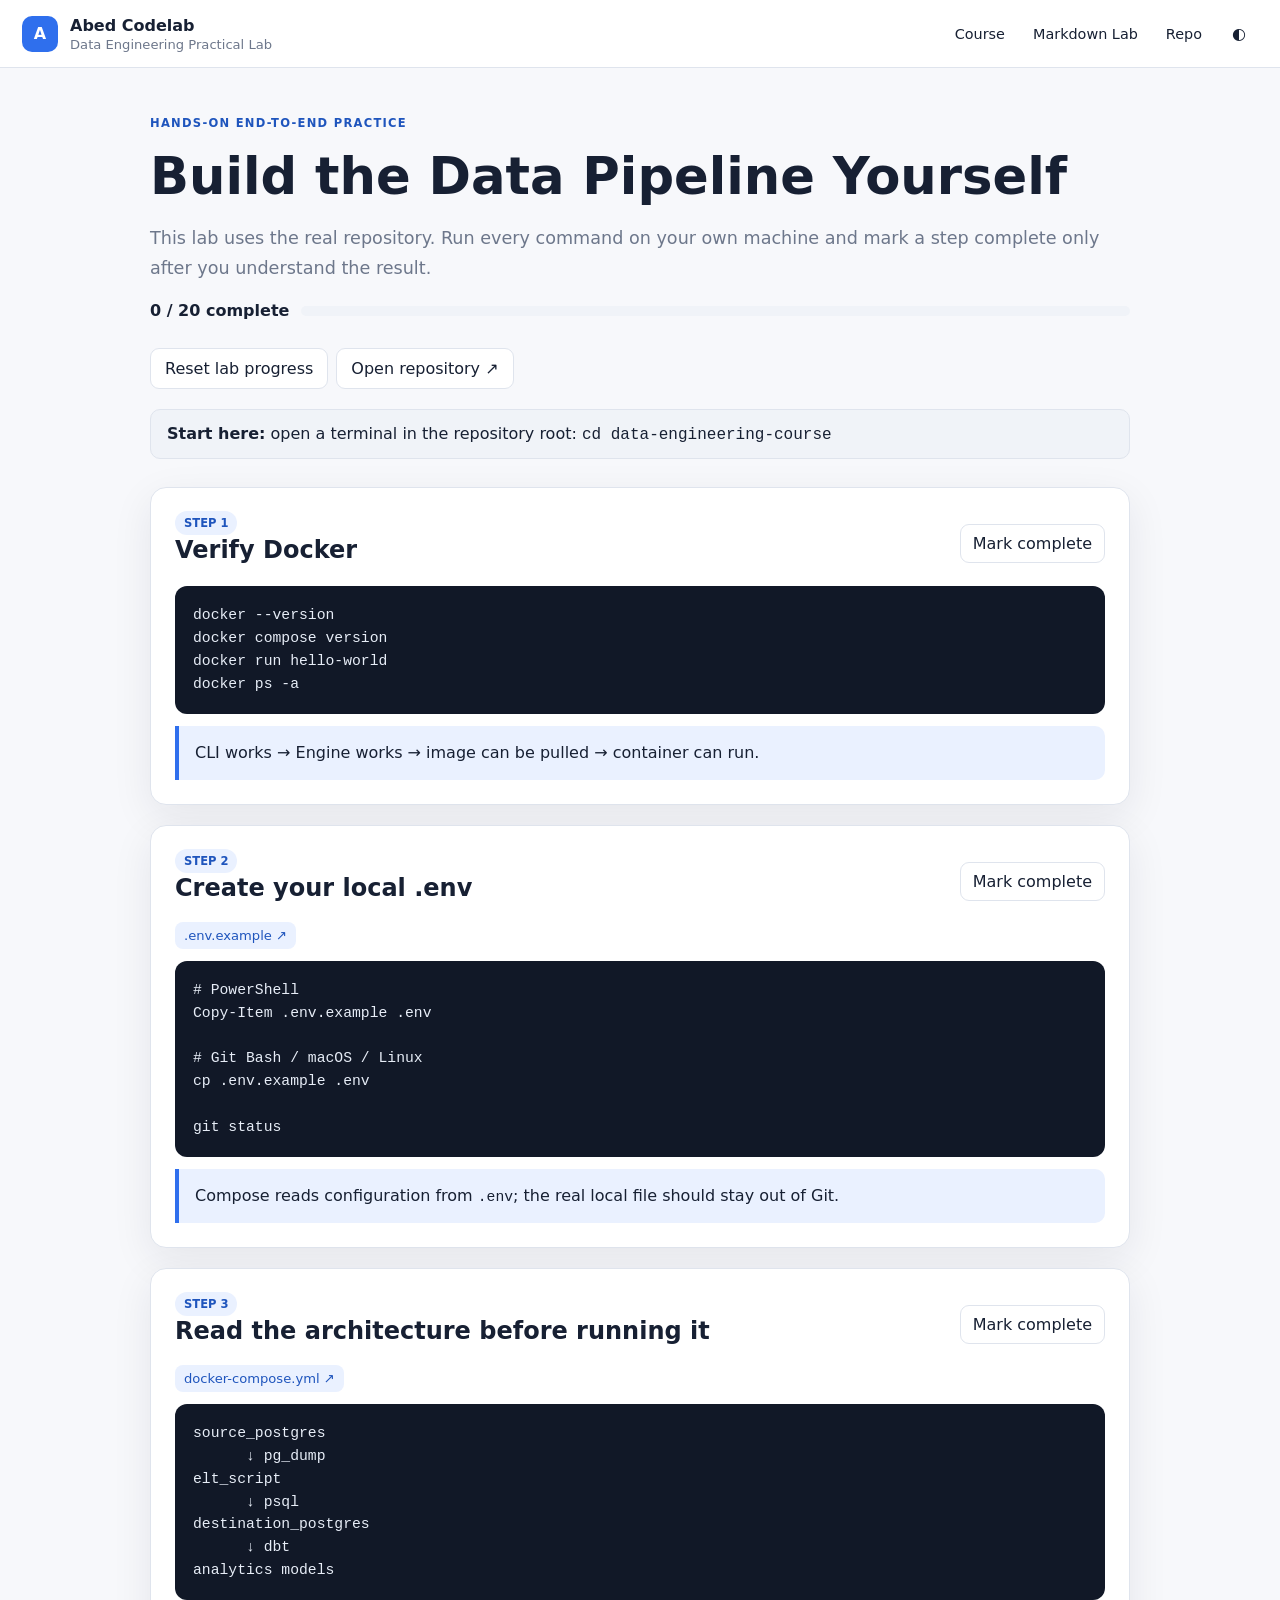
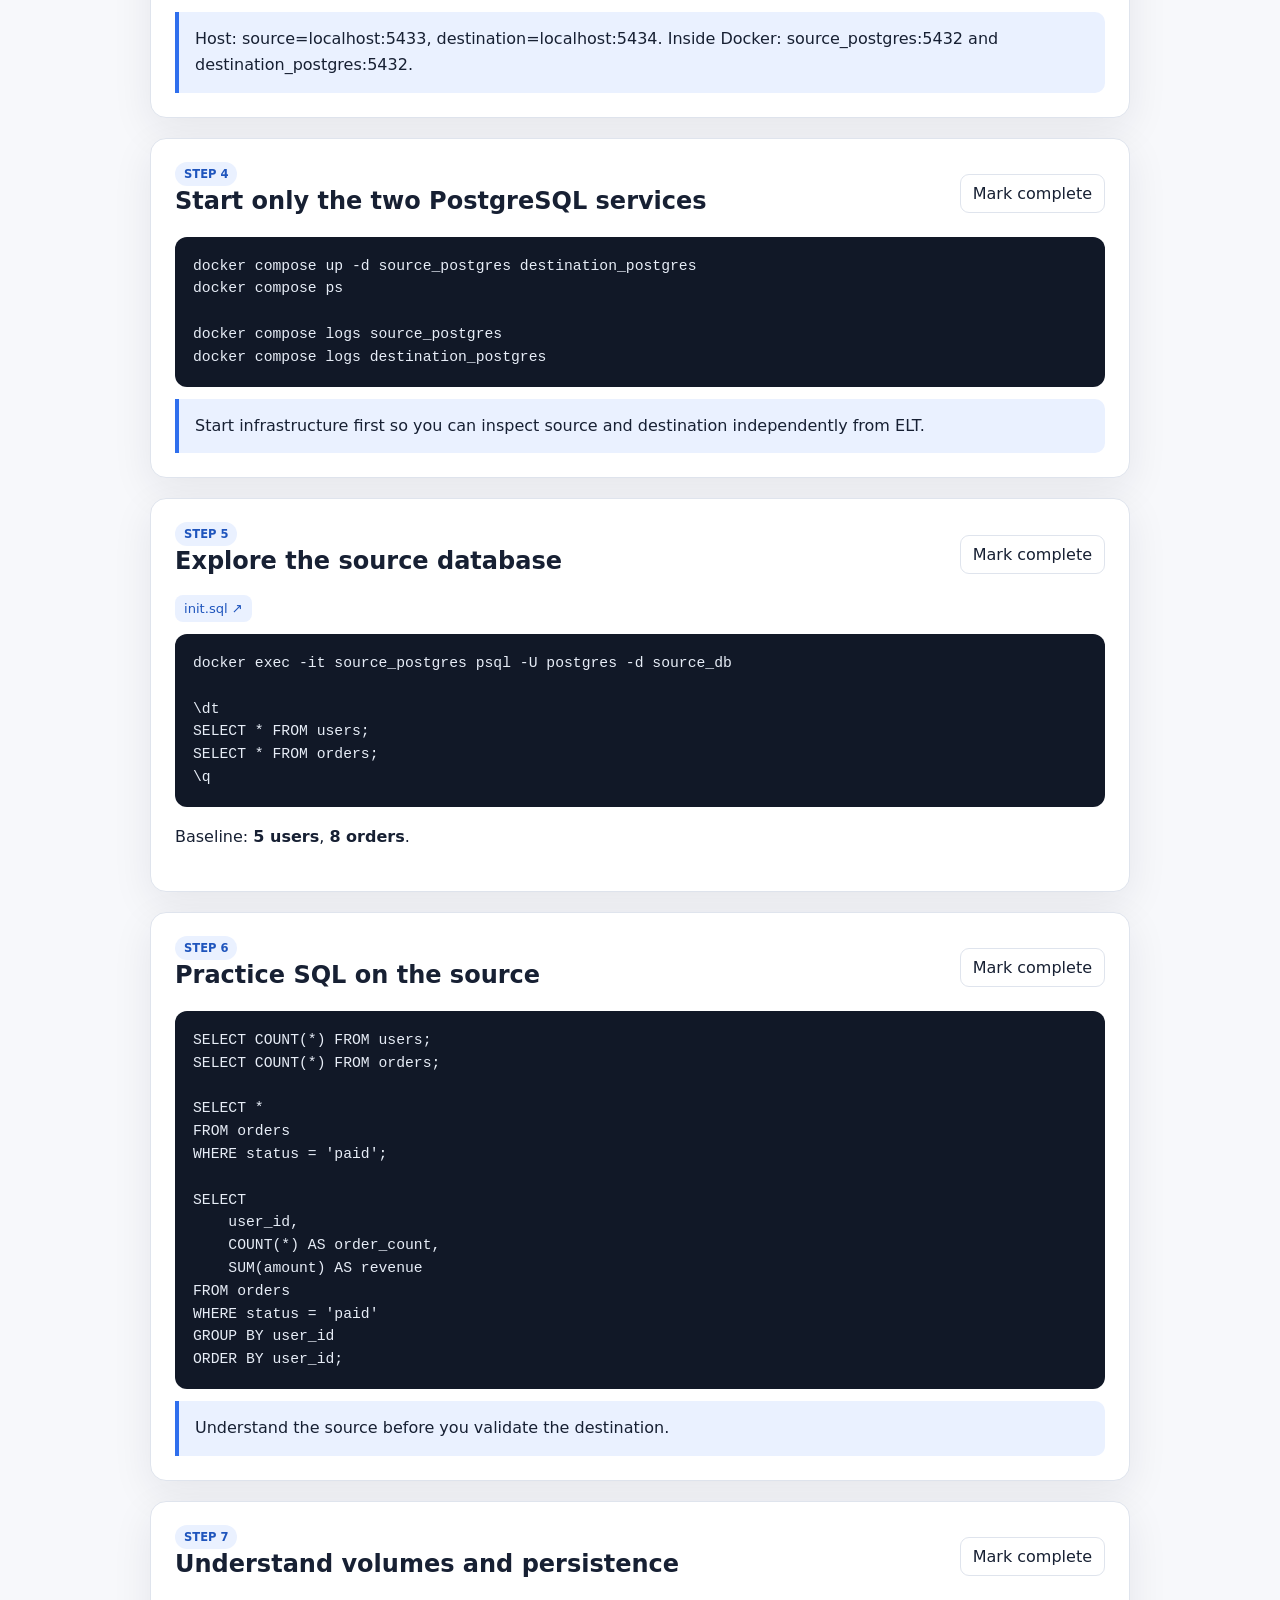
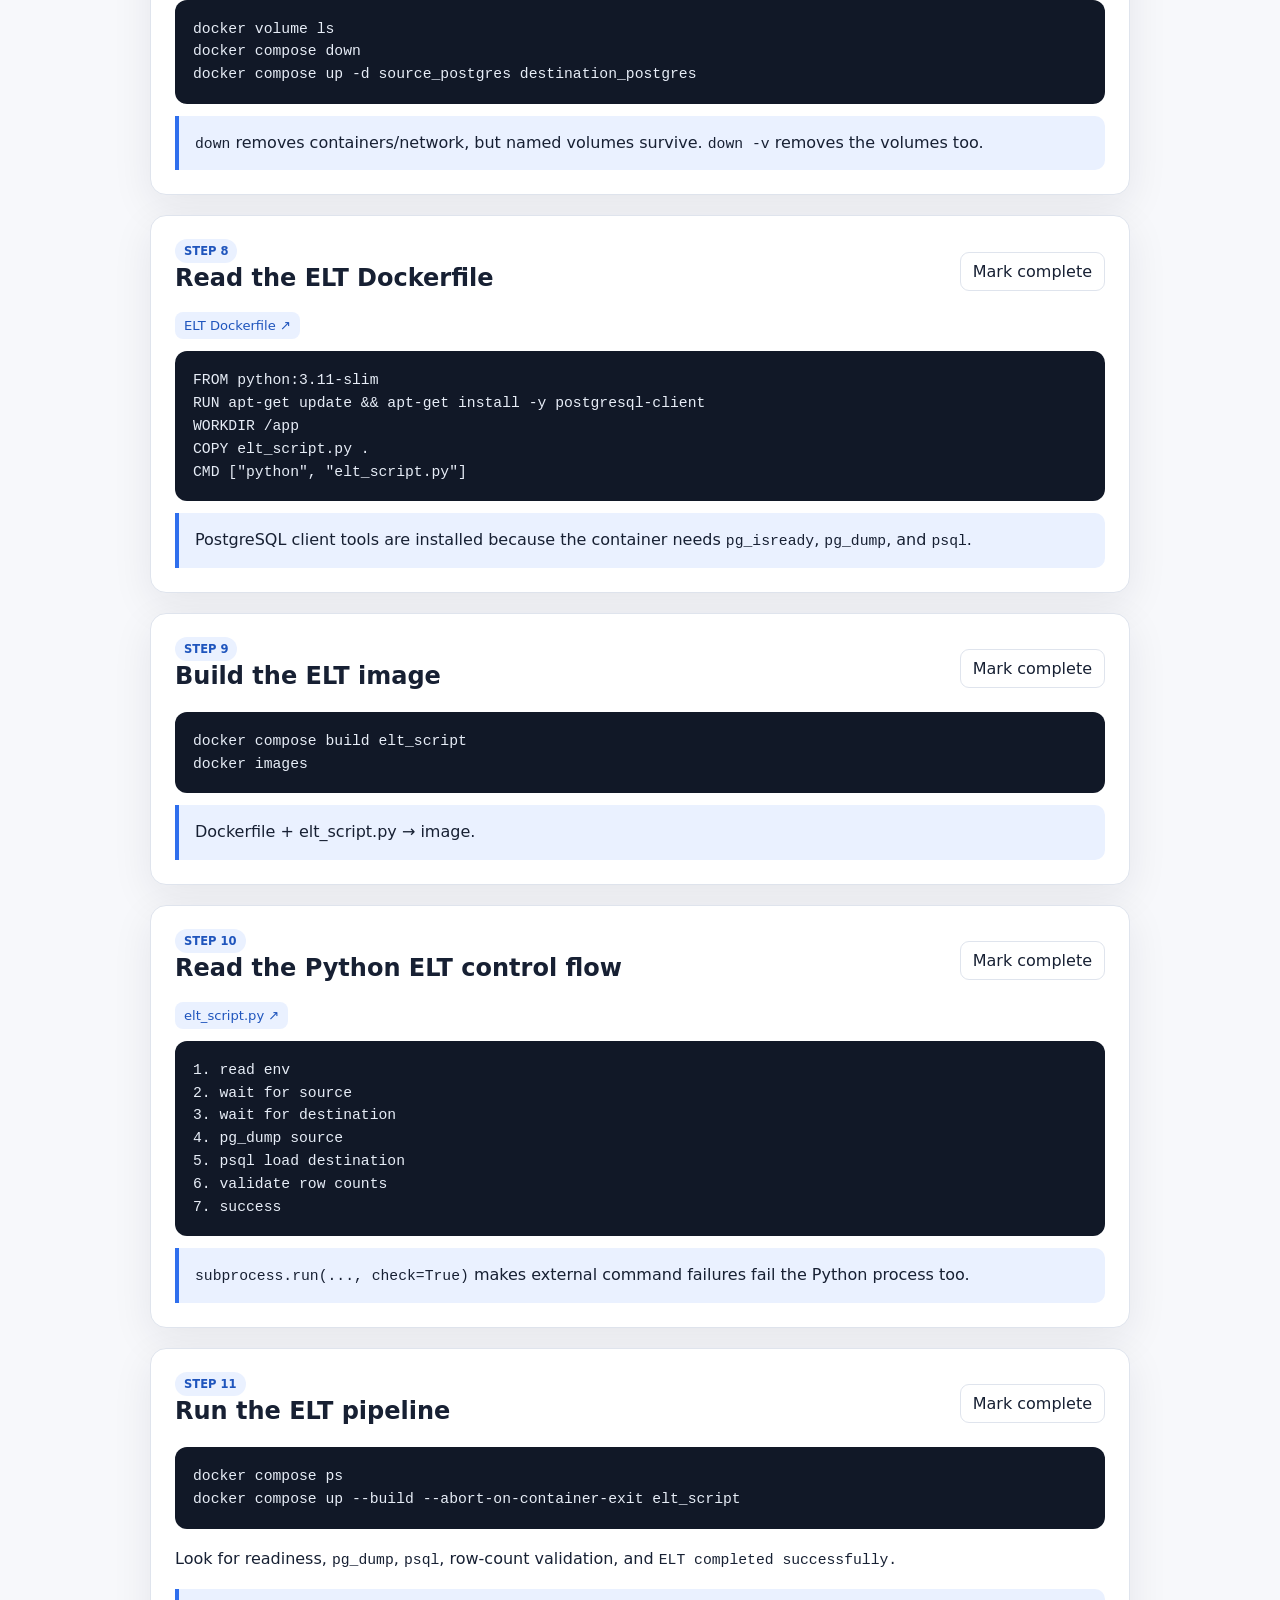
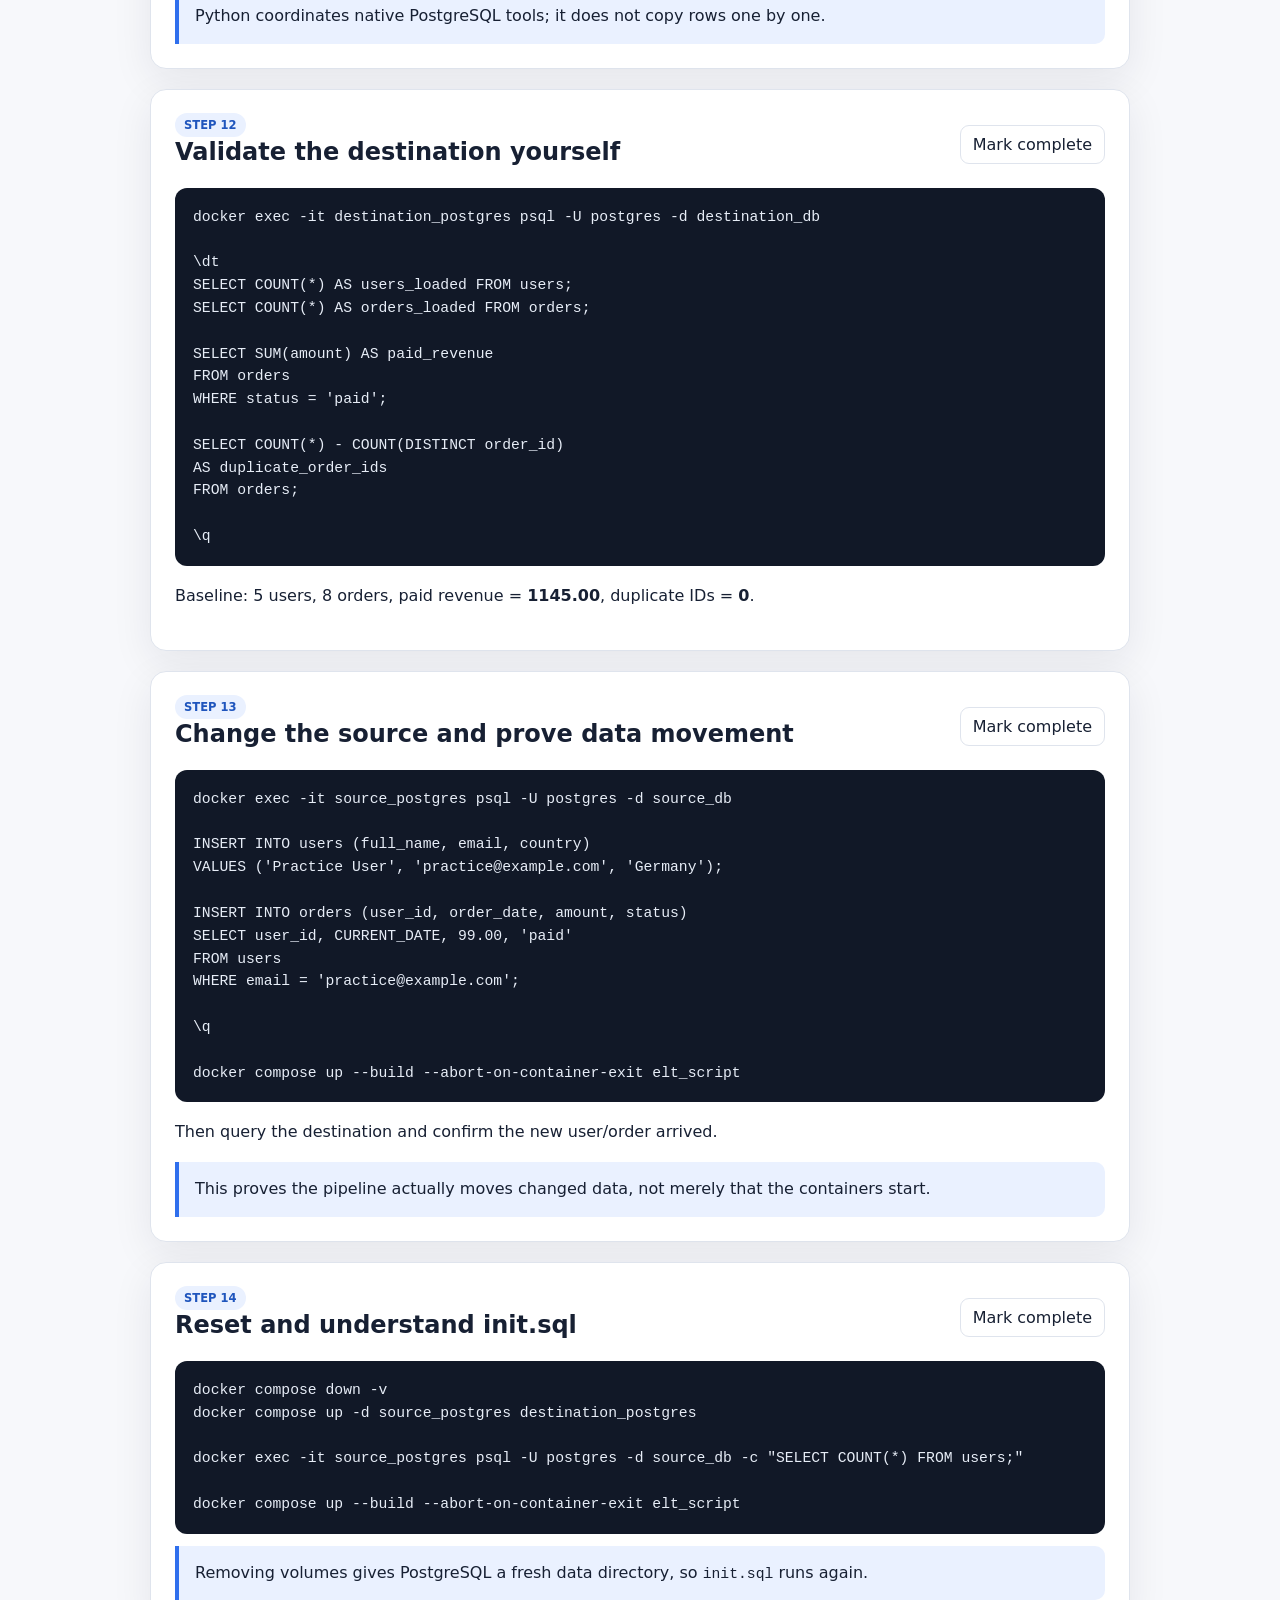
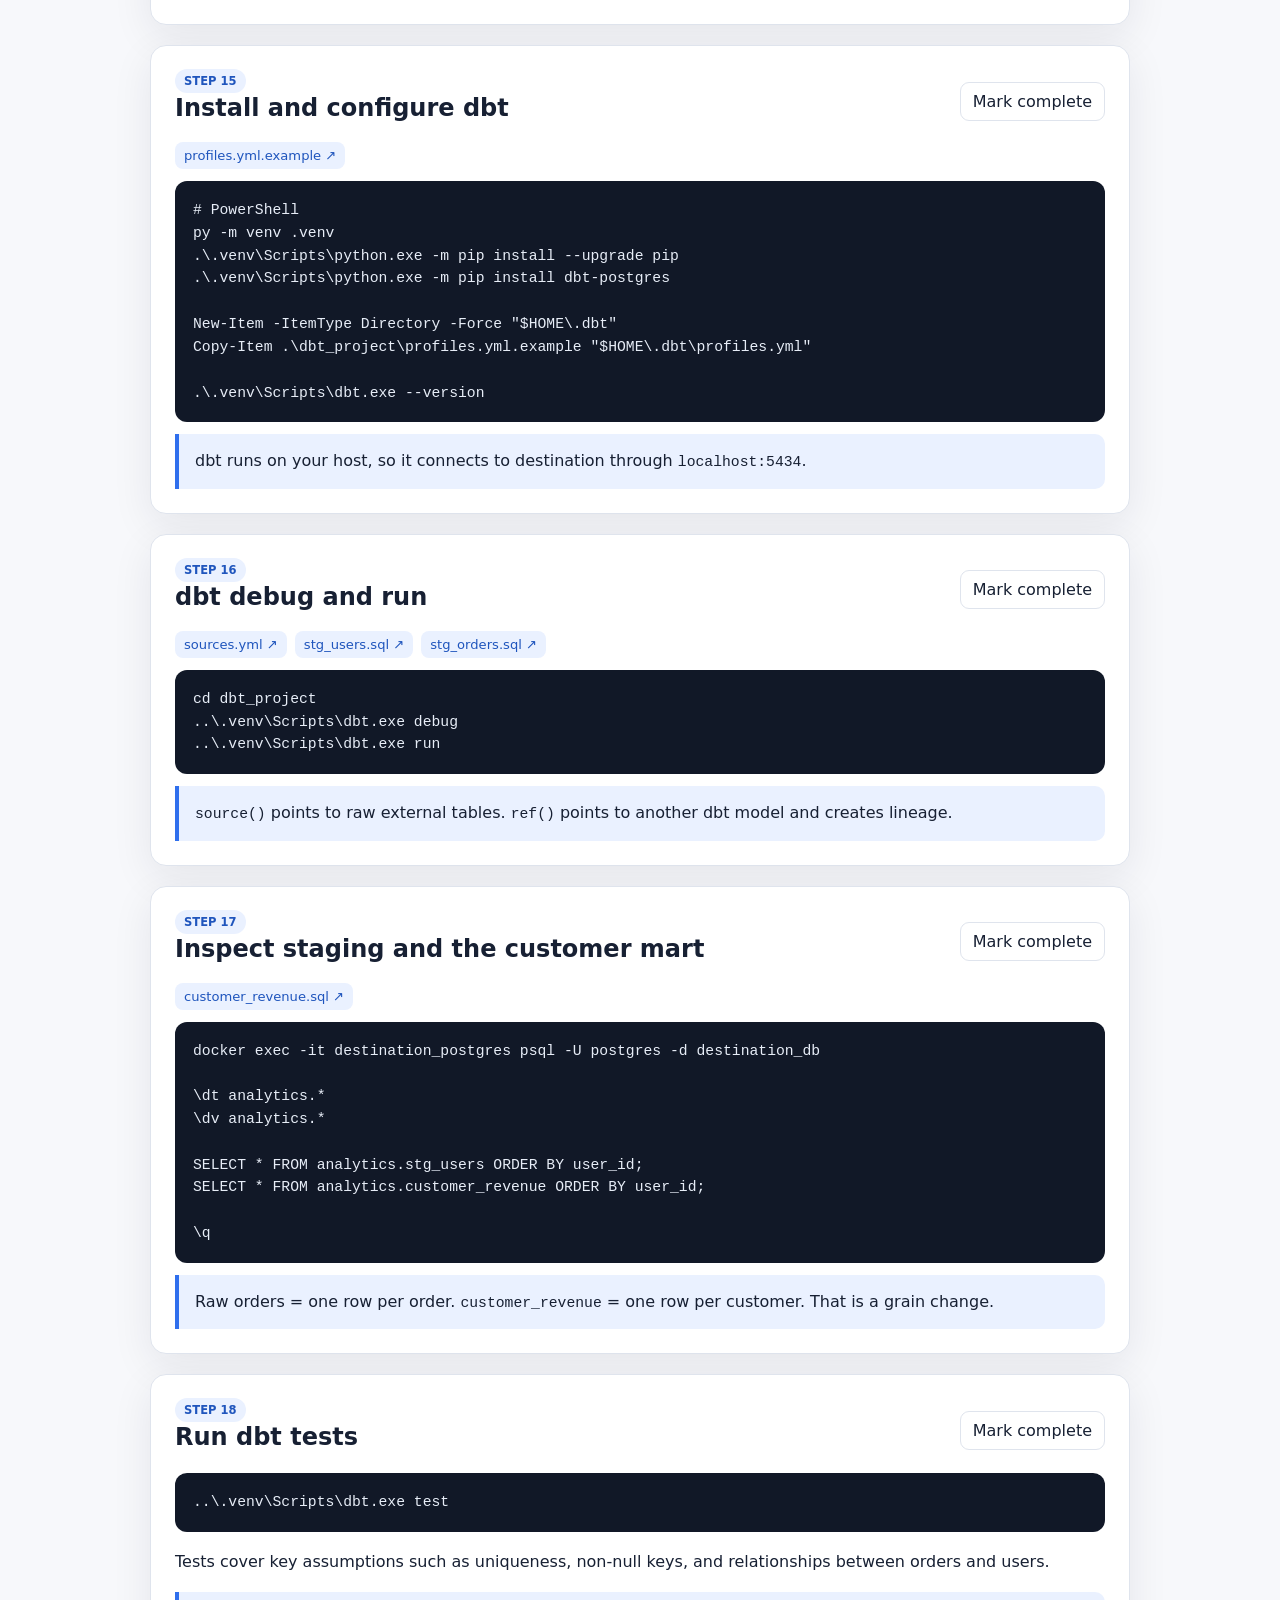
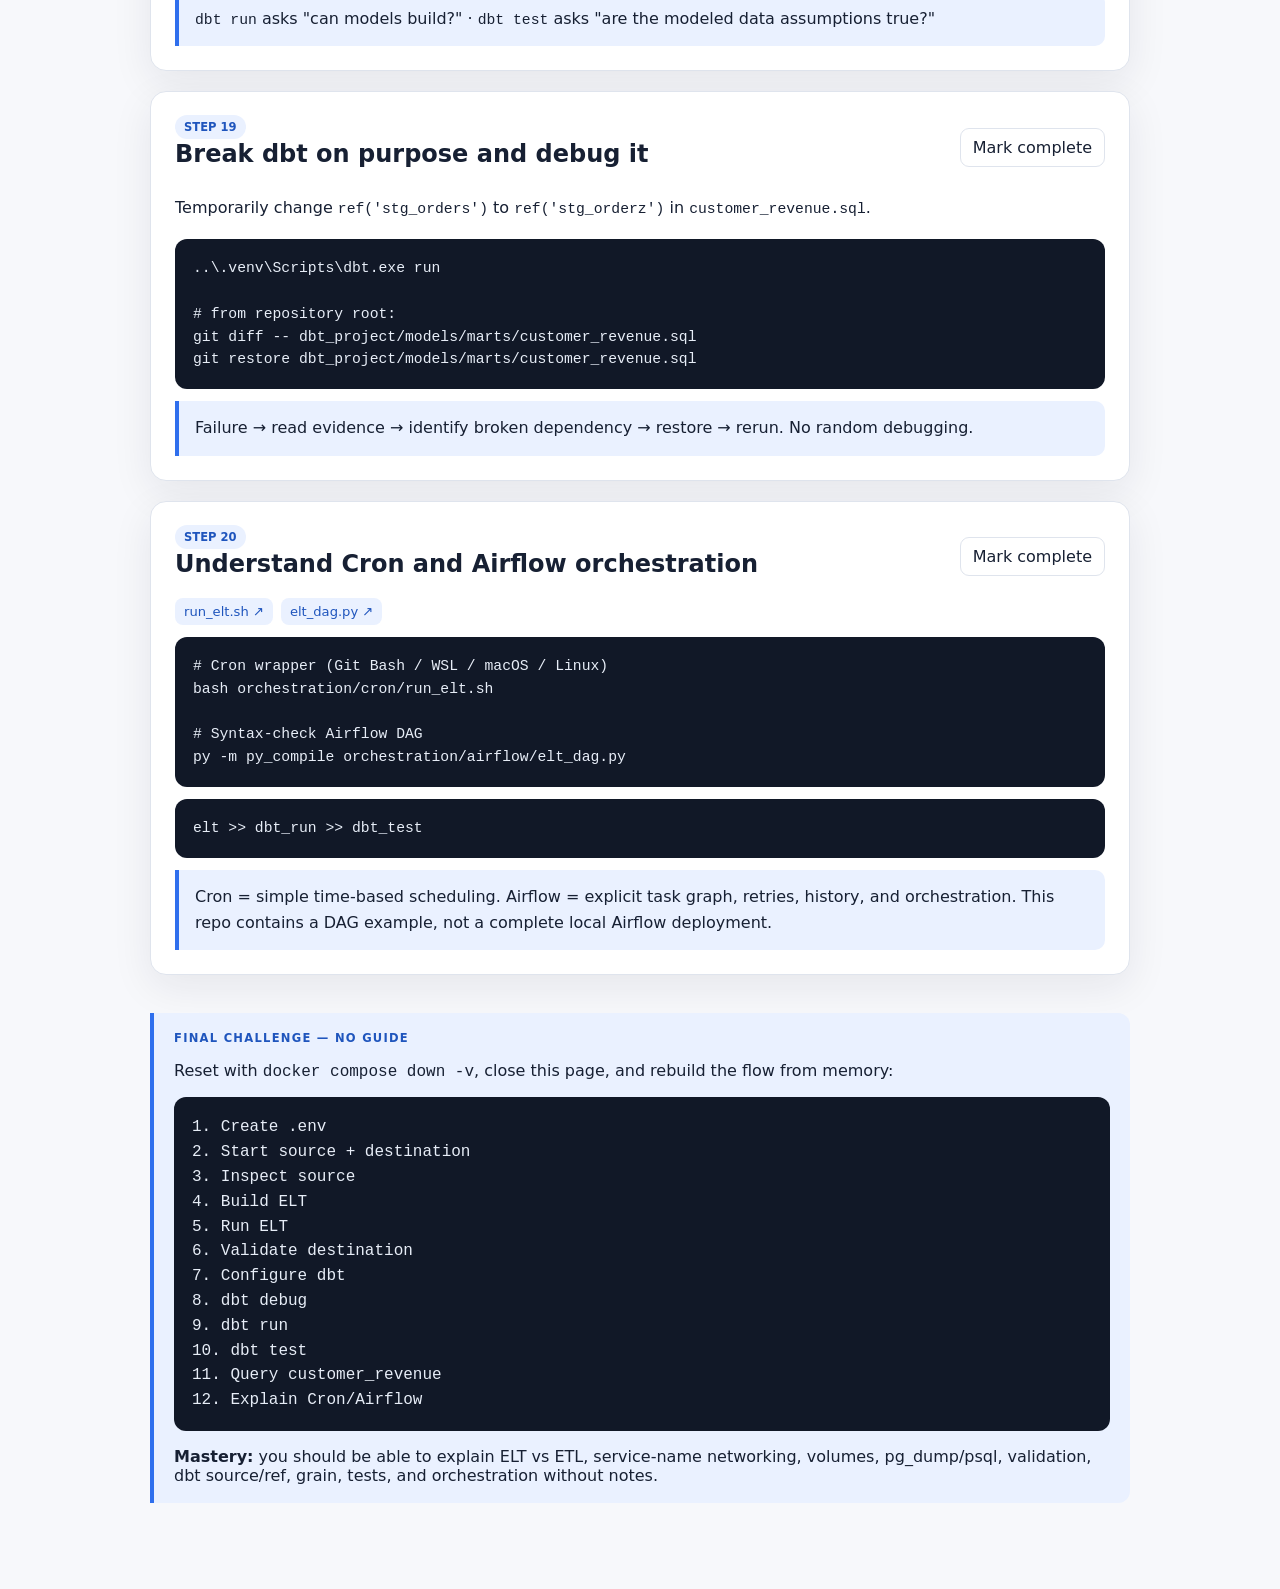
<file: codelab/practice.html>
<!doctype html>
<html lang="en">
<head>
<meta charset="utf-8">
<meta name="viewport" content="width=device-width,initial-scale=1">
<title>Data Engineering Practical Lab</title>
<link rel="stylesheet" href="./styles.css?v=practice-1">
<style>
.lab-shell{max-width:980px;margin:auto}.lab-hero{margin-bottom:28px}.lab-progress{display:flex;align-items:center;gap:12px;margin:18px 0 28px}.lab-progress-track{flex:1;height:10px;background:var(--surface2);border-radius:999px;overflow:hidden}.lab-progress-bar{height:100%;width:0;background:var(--success);transition:.2s}.lab-step{padding:24px;border:1px solid var(--border);border-radius:16px;background:var(--surface);box-shadow:var(--shadow);margin:20px 0}.lab-step.done{border-color:var(--success)}.lab-step h2{margin:5px 0 10px}.lab-step p,.lab-step li{line-height:1.75}.lab-step pre{margin:12px 0}.lab-meta{display:flex;justify-content:space-between;align-items:center;gap:12px}.lab-badge{font-size:.72rem;font-weight:800;color:var(--accentStrong);background:var(--accentSoft);padding:5px 9px;border-radius:999px}.lab-check{border:1px solid var(--border);background:var(--surface);color:var(--text);padding:9px 12px;border-radius:9px;cursor:pointer}.lab-check.done{background:var(--success);border-color:var(--success);color:white}.mental{padding:14px 16px;background:var(--accentSoft);border-left:4px solid var(--accent);border-radius:0 10px 10px 0;line-height:1.65}.lab-actions{display:flex;gap:8px;flex-wrap:wrap;margin:20px 0}.lab-actions a{text-decoration:none}.file-links{display:flex;gap:8px;flex-wrap:wrap;margin:10px 0}.file-links a{font-size:.82rem;text-decoration:none;color:var(--accentStrong);background:var(--accentSoft);padding:6px 9px;border-radius:8px}.warn{padding:14px 16px;background:var(--surface2);border:1px solid var(--border);border-radius:10px}.lab-step code{font-size:.92em}@media(max-width:850px){.lab-meta{align-items:flex-start}.lab-step{padding:18px}.lab-progress{align-items:flex-start;flex-direction:column}.lab-progress-track{width:100%}}
</style>
</head>
<body>
<header class="topbar">
  <button class="menu-button" id="menuButton" aria-label="Open navigation">☰</button>
  <div class="brand">
    <div class="brand-mark">A</div>
    <div><strong>Abed Codelab</strong><span>Data Engineering Practical Lab</span></div>
  </div>
  <div class="topbar-actions">
    <a href="./" class="ghost-link">Course</a>
    <a href="../PRACTICE.md" class="ghost-link">Markdown Lab</a>
    <a href="https://github.com/abed-dvp/data-engineering-course" class="ghost-link" target="_blank">Repo</a>
    <button id="themeButton" class="icon-button" aria-label="Toggle theme">◐</button>
  </div>
</header>

<main class="main">
<div class="lab-shell">
  <div class="lab-hero">
    <p class="eyebrow">HANDS-ON END-TO-END PRACTICE</p>
    <h1>Build the Data Pipeline Yourself</h1>
    <p class="lead">This lab uses the real repository. Run every command on your own machine and mark a step complete only after you understand the result.</p>
    <div class="lab-progress"><strong id="labProgressText">0 / 20 complete</strong><div class="lab-progress-track"><div id="labProgressBar" class="lab-progress-bar"></div></div></div>
    <div class="lab-actions">
      <button id="resetLab" class="secondary-button">Reset lab progress</button>
      <a class="secondary-button" href="https://github.com/abed-dvp/data-engineering-course" target="_blank">Open repository ↗</a>
    </div>
    <div class="warn"><strong>Start here:</strong> open a terminal in the repository root: <code>cd data-engineering-course</code></div>
  </div>

  <section class="lab-step" data-step="1">
    <div class="lab-meta"><div><span class="lab-badge">STEP 1</span><h2>Verify Docker</h2></div><button class="lab-check">Mark complete</button></div>
    <pre><code>docker --version
docker compose version
docker run hello-world
docker ps -a</code></pre>
    <div class="mental">CLI works → Engine works → image can be pulled → container can run.</div>
  </section>

  <section class="lab-step" data-step="2">
    <div class="lab-meta"><div><span class="lab-badge">STEP 2</span><h2>Create your local .env</h2></div><button class="lab-check">Mark complete</button></div>
    <div class="file-links"><a href="https://github.com/abed-dvp/data-engineering-course/blob/main/.env.example" target="_blank">.env.example ↗</a></div>
    <pre><code># PowerShell
Copy-Item .env.example .env

# Git Bash / macOS / Linux
cp .env.example .env

git status</code></pre>
    <div class="mental">Compose reads configuration from <code>.env</code>; the real local file should stay out of Git.</div>
  </section>

  <section class="lab-step" data-step="3">
    <div class="lab-meta"><div><span class="lab-badge">STEP 3</span><h2>Read the architecture before running it</h2></div><button class="lab-check">Mark complete</button></div>
    <div class="file-links"><a href="https://github.com/abed-dvp/data-engineering-course/blob/main/docker-compose.yml" target="_blank">docker-compose.yml ↗</a></div>
    <pre><code>source_postgres
      ↓ pg_dump
elt_script
      ↓ psql
destination_postgres
      ↓ dbt
analytics models</code></pre>
    <div class="mental">Host: source=localhost:5433, destination=localhost:5434. Inside Docker: source_postgres:5432 and destination_postgres:5432.</div>
  </section>

  <section class="lab-step" data-step="4">
    <div class="lab-meta"><div><span class="lab-badge">STEP 4</span><h2>Start only the two PostgreSQL services</h2></div><button class="lab-check">Mark complete</button></div>
    <pre><code>docker compose up -d source_postgres destination_postgres
docker compose ps

docker compose logs source_postgres
docker compose logs destination_postgres</code></pre>
    <div class="mental">Start infrastructure first so you can inspect source and destination independently from ELT.</div>
  </section>

  <section class="lab-step" data-step="5">
    <div class="lab-meta"><div><span class="lab-badge">STEP 5</span><h2>Explore the source database</h2></div><button class="lab-check">Mark complete</button></div>
    <div class="file-links"><a href="https://github.com/abed-dvp/data-engineering-course/blob/main/source_db_init/init.sql" target="_blank">init.sql ↗</a></div>
    <pre><code>docker exec -it source_postgres psql -U postgres -d source_db

\dt
SELECT * FROM users;
SELECT * FROM orders;
\q</code></pre>
    <p>Baseline: <strong>5 users</strong>, <strong>8 orders</strong>.</p>
  </section>

  <section class="lab-step" data-step="6">
    <div class="lab-meta"><div><span class="lab-badge">STEP 6</span><h2>Practice SQL on the source</h2></div><button class="lab-check">Mark complete</button></div>
    <pre><code>SELECT COUNT(*) FROM users;
SELECT COUNT(*) FROM orders;

SELECT *
FROM orders
WHERE status = 'paid';

SELECT
    user_id,
    COUNT(*) AS order_count,
    SUM(amount) AS revenue
FROM orders
WHERE status = 'paid'
GROUP BY user_id
ORDER BY user_id;</code></pre>
    <div class="mental">Understand the source before you validate the destination.</div>
  </section>

  <section class="lab-step" data-step="7">
    <div class="lab-meta"><div><span class="lab-badge">STEP 7</span><h2>Understand volumes and persistence</h2></div><button class="lab-check">Mark complete</button></div>
    <pre><code>docker volume ls
docker compose down
docker compose up -d source_postgres destination_postgres</code></pre>
    <div class="mental"><code>down</code> removes containers/network, but named volumes survive. <code>down -v</code> removes the volumes too.</div>
  </section>

  <section class="lab-step" data-step="8">
    <div class="lab-meta"><div><span class="lab-badge">STEP 8</span><h2>Read the ELT Dockerfile</h2></div><button class="lab-check">Mark complete</button></div>
    <div class="file-links"><a href="https://github.com/abed-dvp/data-engineering-course/blob/main/elt_script/Dockerfile" target="_blank">ELT Dockerfile ↗</a></div>
    <pre><code>FROM python:3.11-slim
RUN apt-get update && apt-get install -y postgresql-client
WORKDIR /app
COPY elt_script.py .
CMD ["python", "elt_script.py"]</code></pre>
    <div class="mental">PostgreSQL client tools are installed because the container needs <code>pg_isready</code>, <code>pg_dump</code>, and <code>psql</code>.</div>
  </section>

  <section class="lab-step" data-step="9">
    <div class="lab-meta"><div><span class="lab-badge">STEP 9</span><h2>Build the ELT image</h2></div><button class="lab-check">Mark complete</button></div>
    <pre><code>docker compose build elt_script
docker images</code></pre>
    <div class="mental">Dockerfile + elt_script.py → image.</div>
  </section>

  <section class="lab-step" data-step="10">
    <div class="lab-meta"><div><span class="lab-badge">STEP 10</span><h2>Read the Python ELT control flow</h2></div><button class="lab-check">Mark complete</button></div>
    <div class="file-links"><a href="https://github.com/abed-dvp/data-engineering-course/blob/main/elt_script/elt_script.py" target="_blank">elt_script.py ↗</a></div>
    <pre><code>1. read env
2. wait for source
3. wait for destination
4. pg_dump source
5. psql load destination
6. validate row counts
7. success</code></pre>
    <div class="mental"><code>subprocess.run(..., check=True)</code> makes external command failures fail the Python process too.</div>
  </section>

  <section class="lab-step" data-step="11">
    <div class="lab-meta"><div><span class="lab-badge">STEP 11</span><h2>Run the ELT pipeline</h2></div><button class="lab-check">Mark complete</button></div>
    <pre><code>docker compose ps
docker compose up --build --abort-on-container-exit elt_script</code></pre>
    <p>Look for readiness, <code>pg_dump</code>, <code>psql</code>, row-count validation, and <code>ELT completed successfully.</code></p>
    <div class="mental">Python coordinates native PostgreSQL tools; it does not copy rows one by one.</div>
  </section>

  <section class="lab-step" data-step="12">
    <div class="lab-meta"><div><span class="lab-badge">STEP 12</span><h2>Validate the destination yourself</h2></div><button class="lab-check">Mark complete</button></div>
    <pre><code>docker exec -it destination_postgres psql -U postgres -d destination_db

\dt
SELECT COUNT(*) AS users_loaded FROM users;
SELECT COUNT(*) AS orders_loaded FROM orders;

SELECT SUM(amount) AS paid_revenue
FROM orders
WHERE status = 'paid';

SELECT COUNT(*) - COUNT(DISTINCT order_id)
AS duplicate_order_ids
FROM orders;

\q</code></pre>
    <p>Baseline: 5 users, 8 orders, paid revenue = <strong>1145.00</strong>, duplicate IDs = <strong>0</strong>.</p>
  </section>

  <section class="lab-step" data-step="13">
    <div class="lab-meta"><div><span class="lab-badge">STEP 13</span><h2>Change the source and prove data movement</h2></div><button class="lab-check">Mark complete</button></div>
    <pre><code>docker exec -it source_postgres psql -U postgres -d source_db

INSERT INTO users (full_name, email, country)
VALUES ('Practice User', 'practice@example.com', 'Germany');

INSERT INTO orders (user_id, order_date, amount, status)
SELECT user_id, CURRENT_DATE, 99.00, 'paid'
FROM users
WHERE email = 'practice@example.com';

\q

docker compose up --build --abort-on-container-exit elt_script</code></pre>
    <p>Then query the destination and confirm the new user/order arrived.</p>
    <div class="mental">This proves the pipeline actually moves changed data, not merely that the containers start.</div>
  </section>

  <section class="lab-step" data-step="14">
    <div class="lab-meta"><div><span class="lab-badge">STEP 14</span><h2>Reset and understand init.sql</h2></div><button class="lab-check">Mark complete</button></div>
    <pre><code>docker compose down -v
docker compose up -d source_postgres destination_postgres

docker exec -it source_postgres psql -U postgres -d source_db -c "SELECT COUNT(*) FROM users;"

docker compose up --build --abort-on-container-exit elt_script</code></pre>
    <div class="mental">Removing volumes gives PostgreSQL a fresh data directory, so <code>init.sql</code> runs again.</div>
  </section>

  <section class="lab-step" data-step="15">
    <div class="lab-meta"><div><span class="lab-badge">STEP 15</span><h2>Install and configure dbt</h2></div><button class="lab-check">Mark complete</button></div>
    <div class="file-links"><a href="https://github.com/abed-dvp/data-engineering-course/blob/main/dbt_project/profiles.yml.example" target="_blank">profiles.yml.example ↗</a></div>
    <pre><code># PowerShell
py -m venv .venv
.\.venv\Scripts\python.exe -m pip install --upgrade pip
.\.venv\Scripts\python.exe -m pip install dbt-postgres

New-Item -ItemType Directory -Force "$HOME\.dbt"
Copy-Item .\dbt_project\profiles.yml.example "$HOME\.dbt\profiles.yml"

.\.venv\Scripts\dbt.exe --version</code></pre>
    <div class="mental">dbt runs on your host, so it connects to destination through <code>localhost:5434</code>.</div>
  </section>

  <section class="lab-step" data-step="16">
    <div class="lab-meta"><div><span class="lab-badge">STEP 16</span><h2>dbt debug and run</h2></div><button class="lab-check">Mark complete</button></div>
    <div class="file-links">
      <a href="https://github.com/abed-dvp/data-engineering-course/blob/main/dbt_project/models/sources.yml" target="_blank">sources.yml ↗</a>
      <a href="https://github.com/abed-dvp/data-engineering-course/blob/main/dbt_project/models/staging/stg_users.sql" target="_blank">stg_users.sql ↗</a>
      <a href="https://github.com/abed-dvp/data-engineering-course/blob/main/dbt_project/models/staging/stg_orders.sql" target="_blank">stg_orders.sql ↗</a>
    </div>
    <pre><code>cd dbt_project
..\.venv\Scripts\dbt.exe debug
..\.venv\Scripts\dbt.exe run</code></pre>
    <div class="mental"><code>source()</code> points to raw external tables. <code>ref()</code> points to another dbt model and creates lineage.</div>
  </section>

  <section class="lab-step" data-step="17">
    <div class="lab-meta"><div><span class="lab-badge">STEP 17</span><h2>Inspect staging and the customer mart</h2></div><button class="lab-check">Mark complete</button></div>
    <div class="file-links"><a href="https://github.com/abed-dvp/data-engineering-course/blob/main/dbt_project/models/marts/customer_revenue.sql" target="_blank">customer_revenue.sql ↗</a></div>
    <pre><code>docker exec -it destination_postgres psql -U postgres -d destination_db

\dt analytics.*
\dv analytics.*

SELECT * FROM analytics.stg_users ORDER BY user_id;
SELECT * FROM analytics.customer_revenue ORDER BY user_id;

\q</code></pre>
    <div class="mental">Raw orders = one row per order. <code>customer_revenue</code> = one row per customer. That is a grain change.</div>
  </section>

  <section class="lab-step" data-step="18">
    <div class="lab-meta"><div><span class="lab-badge">STEP 18</span><h2>Run dbt tests</h2></div><button class="lab-check">Mark complete</button></div>
    <pre><code>..\.venv\Scripts\dbt.exe test</code></pre>
    <p>Tests cover key assumptions such as uniqueness, non-null keys, and relationships between orders and users.</p>
    <div class="mental"><code>dbt run</code> asks "can models build?" · <code>dbt test</code> asks "are the modeled data assumptions true?"</div>
  </section>

  <section class="lab-step" data-step="19">
    <div class="lab-meta"><div><span class="lab-badge">STEP 19</span><h2>Break dbt on purpose and debug it</h2></div><button class="lab-check">Mark complete</button></div>
    <p>Temporarily change <code>ref('stg_orders')</code> to <code>ref('stg_orderz')</code> in <code>customer_revenue.sql</code>.</p>
    <pre><code>..\.venv\Scripts\dbt.exe run

# from repository root:
git diff -- dbt_project/models/marts/customer_revenue.sql
git restore dbt_project/models/marts/customer_revenue.sql</code></pre>
    <div class="mental">Failure → read evidence → identify broken dependency → restore → rerun. No random debugging.</div>
  </section>

  <section class="lab-step" data-step="20">
    <div class="lab-meta"><div><span class="lab-badge">STEP 20</span><h2>Understand Cron and Airflow orchestration</h2></div><button class="lab-check">Mark complete</button></div>
    <div class="file-links">
      <a href="https://github.com/abed-dvp/data-engineering-course/blob/main/orchestration/cron/run_elt.sh" target="_blank">run_elt.sh ↗</a>
      <a href="https://github.com/abed-dvp/data-engineering-course/blob/main/orchestration/airflow/elt_dag.py" target="_blank">elt_dag.py ↗</a>
    </div>
    <pre><code># Cron wrapper (Git Bash / WSL / macOS / Linux)
bash orchestration/cron/run_elt.sh

# Syntax-check Airflow DAG
py -m py_compile orchestration/airflow/elt_dag.py</code></pre>
    <pre><code>elt >> dbt_run >> dbt_test</code></pre>
    <div class="mental">Cron = simple time-based scheduling. Airflow = explicit task graph, retries, history, and orchestration. This repo contains a DAG example, not a complete local Airflow deployment.</div>
  </section>

  <section class="takeaway">
    <p class="eyebrow">FINAL CHALLENGE — NO GUIDE</p>
    <p>Reset with <code>docker compose down -v</code>, close this page, and rebuild the flow from memory:</p>
    <pre><code>1. Create .env
2. Start source + destination
3. Inspect source
4. Build ELT
5. Run ELT
6. Validate destination
7. Configure dbt
8. dbt debug
9. dbt run
10. dbt test
11. Query customer_revenue
12. Explain Cron/Airflow</code></pre>
    <p><strong>Mastery:</strong> you should be able to explain ELT vs ETL, service-name networking, volumes, pg_dump/psql, validation, dbt source/ref, grain, tests, and orchestration without notes.</p>
  </section>
</div>
</main>

<script>
const key='data-engineering-practical-lab-v1';
let completed=new Set(JSON.parse(localStorage.getItem(key)||'[]'));
const steps=[...document.querySelectorAll('.lab-step')];
function save(){localStorage.setItem(key,JSON.stringify([...completed]))}
function render(){
  steps.forEach(el=>{
    const n=Number(el.dataset.step),done=completed.has(n);
    el.classList.toggle('done',done);
    const b=el.querySelector('.lab-check');
    b.classList.toggle('done',done);
    b.textContent=done?'✓ Complete':'Mark complete';
  });
  document.getElementById('labProgressText').textContent=completed.size+' / '+steps.length+' complete';
  document.getElementById('labProgressBar').style.width=(completed.size/steps.length*100)+'%';
}
document.querySelectorAll('.lab-check').forEach(btn=>btn.onclick=()=>{
  const n=Number(btn.closest('.lab-step').dataset.step);
  completed.has(n)?completed.delete(n):completed.add(n);save();render();
});
document.getElementById('resetLab').onclick=()=>{if(confirm('Reset practical lab progress?')){completed.clear();save();render()}};
document.getElementById('themeButton').onclick=()=>{const d=document.documentElement.dataset.theme==='dark';document.documentElement.dataset.theme=d?'light':'dark';localStorage.setItem('de-theme-v2',d?'light':'dark')};
document.documentElement.dataset.theme=localStorage.getItem('de-theme-v2')||'light';
render();
</script>
</body>
</html>
</file>
<file: codelab/styles.css>
:root{--bg:#f7f8fb;--surface:#fff;--surface2:#f0f3f8;--text:#172033;--muted:#6d778b;--border:#dfe4ed;--accent:#2f6fed;--accentStrong:#1f55bd;--accentSoft:#eaf1ff;--success:#177245;--successSoft:#e9f7ef;--danger:#b42318;--dangerSoft:#fff0ee;--code:#111827;--codeText:#e7edf7;--shadow:0 12px 40px rgba(20,31,51,.08)}
[data-theme=dark]{--bg:#0d1117;--surface:#151b23;--surface2:#1c2430;--text:#edf2f8;--muted:#9da8b8;--border:#2c3644;--accent:#79a6ff;--accentStrong:#9dbbff;--accentSoft:#182a4c;--success:#63cf93;--successSoft:#153624;--danger:#ff8b84;--dangerSoft:#3a1d1c;--code:#090d12;--codeText:#e8eef8;--shadow:none}
*{box-sizing:border-box}body{margin:0;font-family:Inter,ui-sans-serif,system-ui,-apple-system,"Segoe UI",sans-serif;color:var(--text);background:var(--bg)}button,textarea{font:inherit}.topbar{position:sticky;top:0;z-index:20;height:68px;display:flex;align-items:center;gap:18px;padding:0 22px;background:var(--surface);border-bottom:1px solid var(--border)}.brand{display:flex;align-items:center;gap:12px}.brand-mark{width:36px;height:36px;display:grid;place-items:center;border-radius:10px;font-weight:800;color:#fff;background:var(--accent)}.brand strong,.brand span{display:block}.brand span{margin-top:2px;color:var(--muted);font-size:.82rem}.topbar-actions{margin-left:auto;display:flex;align-items:center;gap:8px}.ghost-link,.icon-button,.menu-button{color:var(--text);background:transparent;border:0;text-decoration:none;cursor:pointer}.ghost-link{padding:8px 10px;border-radius:8px;font-size:.9rem}.icon-button,.menu-button{width:38px;height:38px;border-radius:9px}.menu-button{display:none}.progress-shell{position:sticky;top:68px;z-index:19;height:4px;background:var(--surface2)}.progress-bar{height:100%;width:0;background:var(--accent);transition:width .2s}.layout{display:grid;grid-template-columns:310px minmax(0,1fr);min-height:calc(100vh - 72px)}.sidebar{position:sticky;top:72px;align-self:start;height:calc(100vh - 72px);overflow:auto;padding:28px 18px 24px;background:var(--surface);border-right:1px solid var(--border)}.sidebar-head{padding:0 10px 18px}.sidebar-head h2{margin:4px 0 6px}.sidebar-head p:last-child{margin:0;color:var(--muted);font-size:.88rem}.eyebrow{margin:0 0 6px;color:var(--accentStrong);font-size:.72rem;font-weight:800;letter-spacing:.11em}.step-nav{display:grid;gap:4px}.step-link{width:100%;display:grid;grid-template-columns:27px 1fr auto;align-items:center;gap:10px;padding:9px 10px;color:var(--text);background:transparent;border:0;border-radius:9px;text-align:left;cursor:pointer}.step-link:hover{background:var(--surface2)}.step-link.active{color:var(--accentStrong);background:var(--accentSoft)}.step-index{width:25px;height:25px;display:grid;place-items:center;color:var(--muted);border:1px solid var(--border);border-radius:50%;font-size:.72rem}.step-link.complete .step-index{color:var(--success);background:var(--successSoft);border-color:transparent}.step-title{overflow:hidden;text-overflow:ellipsis;white-space:nowrap;font-size:.84rem}.step-time{color:var(--muted);font-size:.68rem}.sidebar-footer{padding:18px 10px}.text-button{padding:0;color:var(--muted);background:none;border:0;cursor:pointer}.main{padding:48px clamp(20px,6vw,84px) 90px}.lesson-card{max-width:920px;margin:auto}.lesson-meta{display:flex;gap:8px;align-items:center}.step-pill,.time-link{display:inline-flex;padding:5px 9px;border-radius:999px;background:var(--accentSoft);color:var(--accentStrong);font-size:.75rem;font-weight:700;text-decoration:none}h1{font-size:clamp(2rem,5vw,3.2rem);margin:16px 0 12px}.lead{font-size:1.1rem;color:var(--muted);line-height:1.7}section{margin-top:38px}h2{margin:0 0 14px}.learn-list{line-height:1.8}.section-head{display:flex;justify-content:space-between;align-items:center;gap:12px}pre{overflow:auto;padding:18px;border-radius:12px;background:var(--code);color:var(--codeText);line-height:1.55}code{font-family:"SFMono-Regular",Consolas,monospace}.copy-button,.secondary-button,.primary-button,.check-button,.complete-button{border:1px solid var(--border);border-radius:9px;padding:10px 14px;cursor:pointer}.copy-button,.secondary-button{background:var(--surface);color:var(--text)}.primary-button{background:var(--accent);color:#fff;border-color:var(--accent)}.check-button,.complete-button{background:var(--success);color:#fff;border-color:var(--success)}button:disabled{opacity:.5;cursor:not-allowed}.output-block{margin-top:10px}.output-block>span{display:block;color:var(--muted);font-size:.75rem;font-weight:800;letter-spacing:.08em}.output-block pre{margin-top:7px;background:var(--surface2);color:var(--text);border:1px solid var(--border)}.try-section{padding:24px;border:1px solid var(--border);border-radius:16px;background:var(--surface);box-shadow:var(--shadow)}textarea{width:100%;min-height:190px;padding:16px;border:1px solid var(--border);border-radius:10px;background:var(--code);color:var(--codeText);font-family:"SFMono-Regular",Consolas,monospace;line-height:1.5;resize:vertical}.runtime-status{display:flex;align-items:center;gap:8px;margin:12px 0;color:var(--muted);font-size:.86rem}.runtime-dot{width:9px;height:9px;border-radius:50%;background:var(--success)}.try-actions{display:flex;flex-wrap:wrap;gap:8px;margin-top:12px}.run-panel{margin-top:16px;border-top:1px solid var(--border);padding-top:16px}.run-panel-head{display:flex;justify-content:space-between}.terminal-label{font-size:.72rem;font-weight:800;letter-spacing:.1em;color:var(--muted)}.execution-state{margin-left:8px;color:var(--muted);font-size:.75rem}.result-area{margin-top:12px;overflow:auto;min-height:70px;white-space:pre-wrap}.result-area table{border-collapse:collapse;width:100%;font-size:.9rem}.result-area th,.result-area td{padding:9px 10px;border:1px solid var(--border);text-align:left;white-space:nowrap}.result-area th{background:var(--surface2)}.check-feedback{margin-top:12px;padding:12px;border-radius:9px;background:var(--surface2)}.check-feedback.good{background:var(--successSoft);color:var(--success)}.check-feedback.bad{background:var(--dangerSoft);color:var(--danger)}.solution-panel{margin-top:16px}.takeaway{padding:18px 20px;border-left:4px solid var(--accent);background:var(--accentSoft);border-radius:0 12px 12px 0}.takeaway p:last-child{margin-bottom:0}.lesson-footer{display:flex;justify-content:space-between;gap:10px;margin-top:32px}
@media(max-width:850px){.layout{display:block}.sidebar{display:none;position:fixed;left:0;top:72px;z-index:30;width:min(88vw,330px);height:calc(100vh - 72px);box-shadow:var(--shadow)}.sidebar.open{display:block}.menu-button{display:block}.main{padding:30px 16px 70px}.ghost-link:first-child{display:none}.lesson-footer{flex-wrap:wrap}.lesson-footer button{flex:1}.try-section{padding:18px}}
</file>
